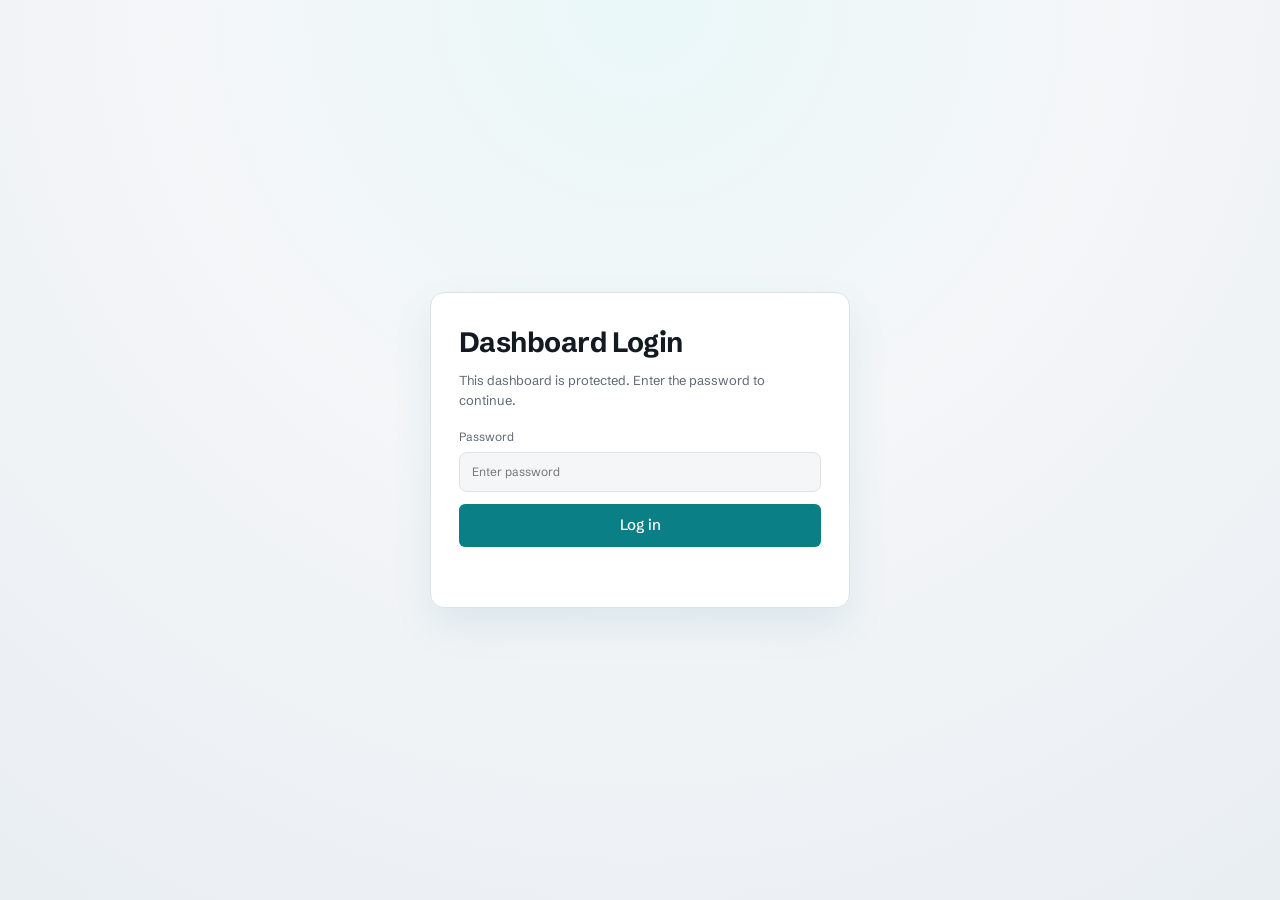
<file: index.html>
<!DOCTYPE html>
<html lang="en">
<head>
  <meta charset="utf-8">
  <meta http-equiv="refresh" content="0; url=login/">
  <title>Redirecting to login</title>
</head>
<body>
  <script>
    window.location.replace('login/');
  </script>
</body>
</html>
</file>
<file: login.css>
:root{--bg:#f4f6f8;--panel:#fff;--ink:#141a22;--muted:#5d6877;--line:#dde2e8;--accent:#0b7f86;--accent-ink:#fff;--warn:#b4560a}
@media (prefers-color-scheme:dark){:root:not([data-theme=light]){--bg:#0f141a;--panel:#171e27;--ink:#e8edf3;--muted:#93a0b0;--line:#2a3441;--accent:#3fc1c9;--accent-ink:#06282b;--warn:#f0a35e}}
:root[data-theme=dark]{--bg:#0f141a;--panel:#171e27;--ink:#e8edf3;--muted:#93a0b0;--line:#2a3441;--accent:#3fc1c9;--accent-ink:#06282b;--warn:#f0a35e}
*{box-sizing:border-box}
body{margin:0;background:var(--bg);color:var(--ink);font:15px/1.5 "Schibsted Grotesk",system-ui,sans-serif}
#loginScreen{min-height:100vh;display:grid;place-items:center;padding:24px;background:radial-gradient(circle at top,#eaf8f9 0%,var(--bg) 42%,#e9eef3 100%)}
.login-card{width:min(100%,420px);background:var(--panel);border:1px solid var(--line);border-radius:14px;padding:28px;box-shadow:0 18px 40px rgba(11,127,134,.09)}
.login-card h1{margin:0 0 8px;font-size:28px;letter-spacing:-.02em}
.login-card form{display:flex;flex-direction:column;gap:12px;margin-top:18px}
.login-card label{font-size:12px;color:var(--muted);display:flex;flex-direction:column;gap:6px}
.login-card input{background:var(--bg);border:1px solid var(--line);border-radius:8px;padding:10px 12px;color:var(--ink)}
.login-card .btn{width:100%;padding:10px 14px}
#loginError{min-height:20px;margin:0;color:var(--warn);font-size:13px}
.sub{color:var(--muted);font-size:13px}
button,input{font:inherit;color:inherit}
.btn{background:var(--accent);color:var(--accent-ink);border:0;border-radius:6px;padding:8px 14px;cursor:pointer;font-weight:500}
:focus-visible{outline:2px solid var(--accent);outline-offset:2px}
</file>
